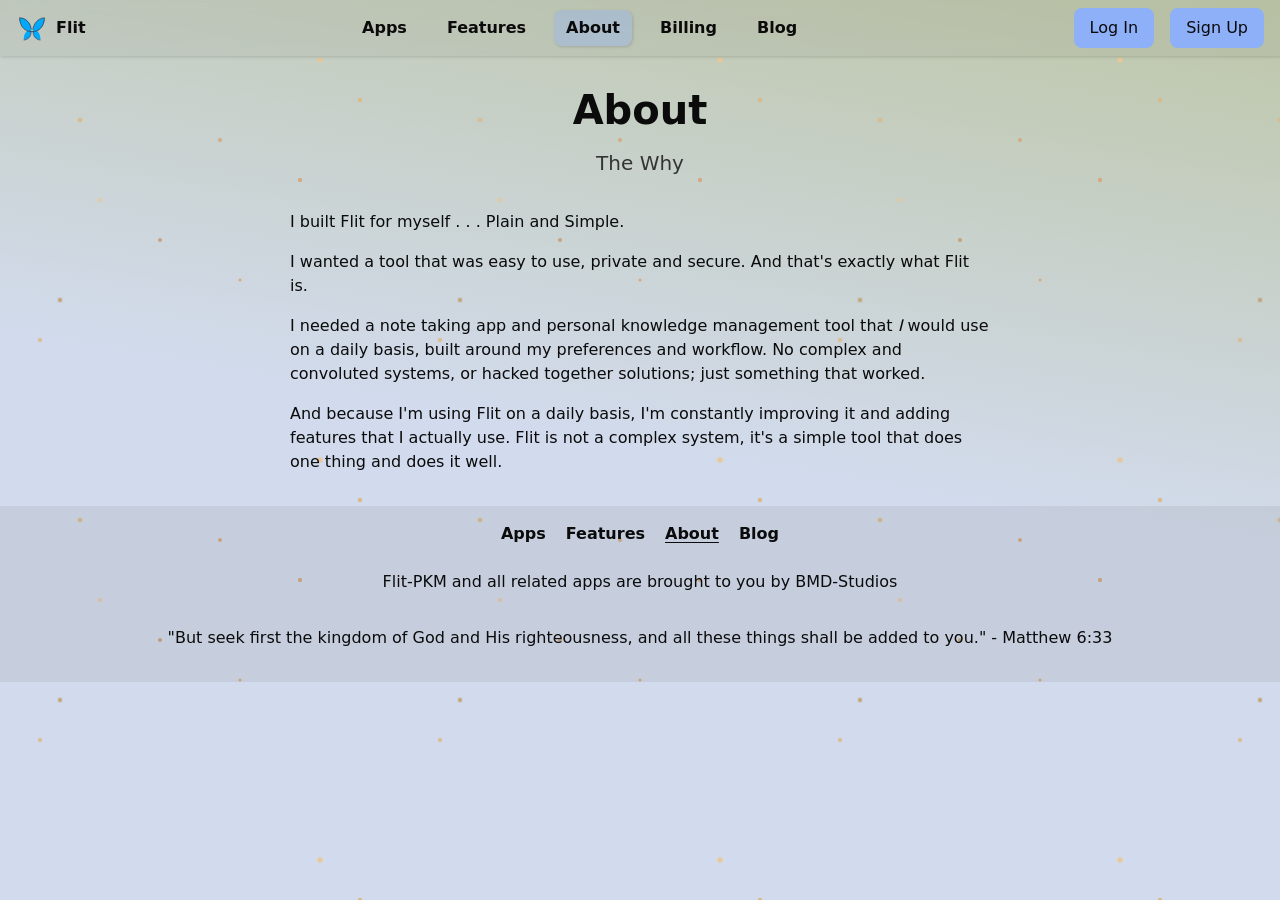
<file: about.html>
<!DOCTYPE html>
<html lang="en">
<head>
    <meta charset="UTF-8">
    <meta name="viewport" content="width=device-width, initial-scale=1.0">
    <meta http-equiv="X-UA-Compatible" content="IE=edge">

    <title>Flit - Note Taking & Personal Knowledge Management | About</title>
    <meta name="title" content="Flit - Note Taking & Personal Knowledge Management | About">
    <meta name="description" content="Flit is a simple, private note-taking and PKM tool built for daily use—easy, secure, and improved continuously by its creator. No clutter, no complex systems.">
    <meta name="keywords" content="note taking app, personal knowledge management, pkm, simple, private, daily use, privacy, second brain">
    <meta name="author" content="Flit">
    <meta name="robots" content="index, follow">
    <meta name="language" content="English">
    <meta name="theme-color" content="oklch(0.63 0.2 240)">

    <meta property="og:type" content="website">
    <meta property="og:url" content="https://flit-pkm.com/about.html">
    <meta property="og:title" content="Flit - Personal Note Taking & Knowledge Management | About">
    <meta property="og:description" content="Flit is built by BMD-Studios with a focus on practical, privacy-conscious personal knowledge management tools.">
    <meta property="og:image" content="https://flit-pkm.com/static/images/twitter_card3.png">
    <meta property="og:image:alt" content="Flit — Personal Note Taking and Knowledge Management">
    <meta property="og:image:width" content="1200">
    <meta property="og:image:height" content="628">
    <meta property="og:site_name" content="Flit">
    <meta property="og:locale" content="en_US">

    <meta name="twitter:card" content="summary_large_image">
    <meta name="twitter:url" content="https://flit-pkm.com/about.html">
    <meta name="twitter:title" content="Flit - Personal Note Taking & Knowledge Management | About">
    <meta name="twitter:description" content="Flit is built by BMD-Studios with a focus on practical, privacy-conscious personal knowledge management tools.">
    <meta name="twitter:image" content="https://flit-pkm.com/static/images/twitter_card3.png">
    <meta name="twitter:image:alt" content="Flit — Personal Note Taking and Knowledge Management">
    <meta name="twitter:creator" content="@mrblindmouse">

    <link rel="icon" type="image/svg+xml" href="static/images/flit_app_logo.svg">
    <link rel="manifest" href="static/images/site.webmanifest">
    <link rel="canonical" href="https://flit-pkm.com/about.html">

    <link rel="preconnect" href="https://fonts.googleapis.com">
    <link rel="preconnect" href="https://fonts.gstatic.com" crossorigin>

    <link rel="stylesheet" href="static/css/_reset.css">
    <link rel="stylesheet" href="static/css/base.css">
    <link rel="stylesheet" href="static/css/colors.css">
    <link rel="stylesheet" href="static/css/layout.css">
    <link rel="stylesheet" href="static/css/stars.css">

    <script type="application/ld+json">
    {
      "@context": "https://schema.org",
      "@graph": [
        {
          "@type": ["WebPage", "AboutPage"],
          "@id": "https://flit-pkm.com/about.html#webpage",
          "url": "https://flit-pkm.com/about.html",
          "name": "Flit - Note Taking & Personal Knowledge Management | About",
          "description": "Flit is a simple, private note-taking and PKM tool built for daily use—easy, secure, and improved continuously by its creator. No clutter, no complex systems.",
          "isPartOf": { "@id": "https://flit-pkm.com/#website" },
          "about": { "@id": "https://flit-pkm.com/#organization" }
        },
        {
          "@type": "BreadcrumbList",
          "@id": "https://flit-pkm.com/about.html#breadcrumb",
          "itemListElement": [
            {
              "@type": "ListItem",
              "position": 1,
              "name": "Home",
              "item": "https://flit-pkm.com/"
            },
            {
              "@type": "ListItem",
              "position": 2,
              "name": "About",
              "item": "https://flit-pkm.com/about.html"
            }
          ]
        }
      ]
    }
    </script>

    <script defer src="https://analytics.bmd-studios.com/script.js" data-website-id="a2c2a395-85ef-4245-b680-4bc920056956"></script>
</head>
<body class="twinkling-nodes-background">
    <div class="layer1"></div>
    <div class="layer2"></div>
    <div class="top-bar">
        <a class="top-bar-brand" href="index.html">
            <img src="static/images/flit_app_logo.svg" alt="Flit logo">
            Flit
        </a>
        <nav class="top-bar-nav" aria-label="Primary">
            <a href="apps.html">Apps</a>
            <a href="features.html">Features</a>
            <a href="about.html" aria-current="page">About</a>
            <a href="https://core.flit-pkm.com/billing">Billing</a>
            <a href="/blog">Blog</a>
        </nav>
        <span class="top-bar-actions">
            <a href="https://core.flit-pkm.com/?redirect=login">Log In</a>
            <a href="https://core.flit-pkm.com/?redirect=register">Sign Up</a>
        </span>
    </div>
    <div class="main">
        <header class="page-header">
            <h1>About</h1>
            <p class="muted">The Why</p>
        </header>
        <div class="main-prose">
            <p>I built Flit for myself . . . Plain and Simple.</p>
            <p>I wanted a tool that was easy to use, private and secure. And that's exactly what Flit is.</p>
            <p>I needed a note taking app and personal knowledge management tool that <i>I</i> would use on a daily basis, built around my preferences and workflow. No complex and convoluted systems, or hacked together solutions; just something that worked.</p>
            <p>And because I'm using Flit on a daily basis, I'm constantly improving it and adding features that I actually use. Flit is not a complex system, it's a simple tool that does one thing and does it well.</p>
        </div>
    </div>

    <div class="footer">
        <nav class="footer-nav" aria-label="Footer">
            <a href="apps.html">Apps</a>
            <a href="features.html">Features</a>
            <a href="about.html" aria-current="page">About</a>
            <a href="/blog">Blog</a>
        </nav>
        <p>Flit-PKM and all related apps are brought to you by <a href="https://bmd-studios.com">BMD-Studios</a></p>
        <p>"But seek first the kingdom of God and His righteousness, and all these things shall be added to you." - Matthew 6:33</p>
    </div>
</body>
</html>
</file>
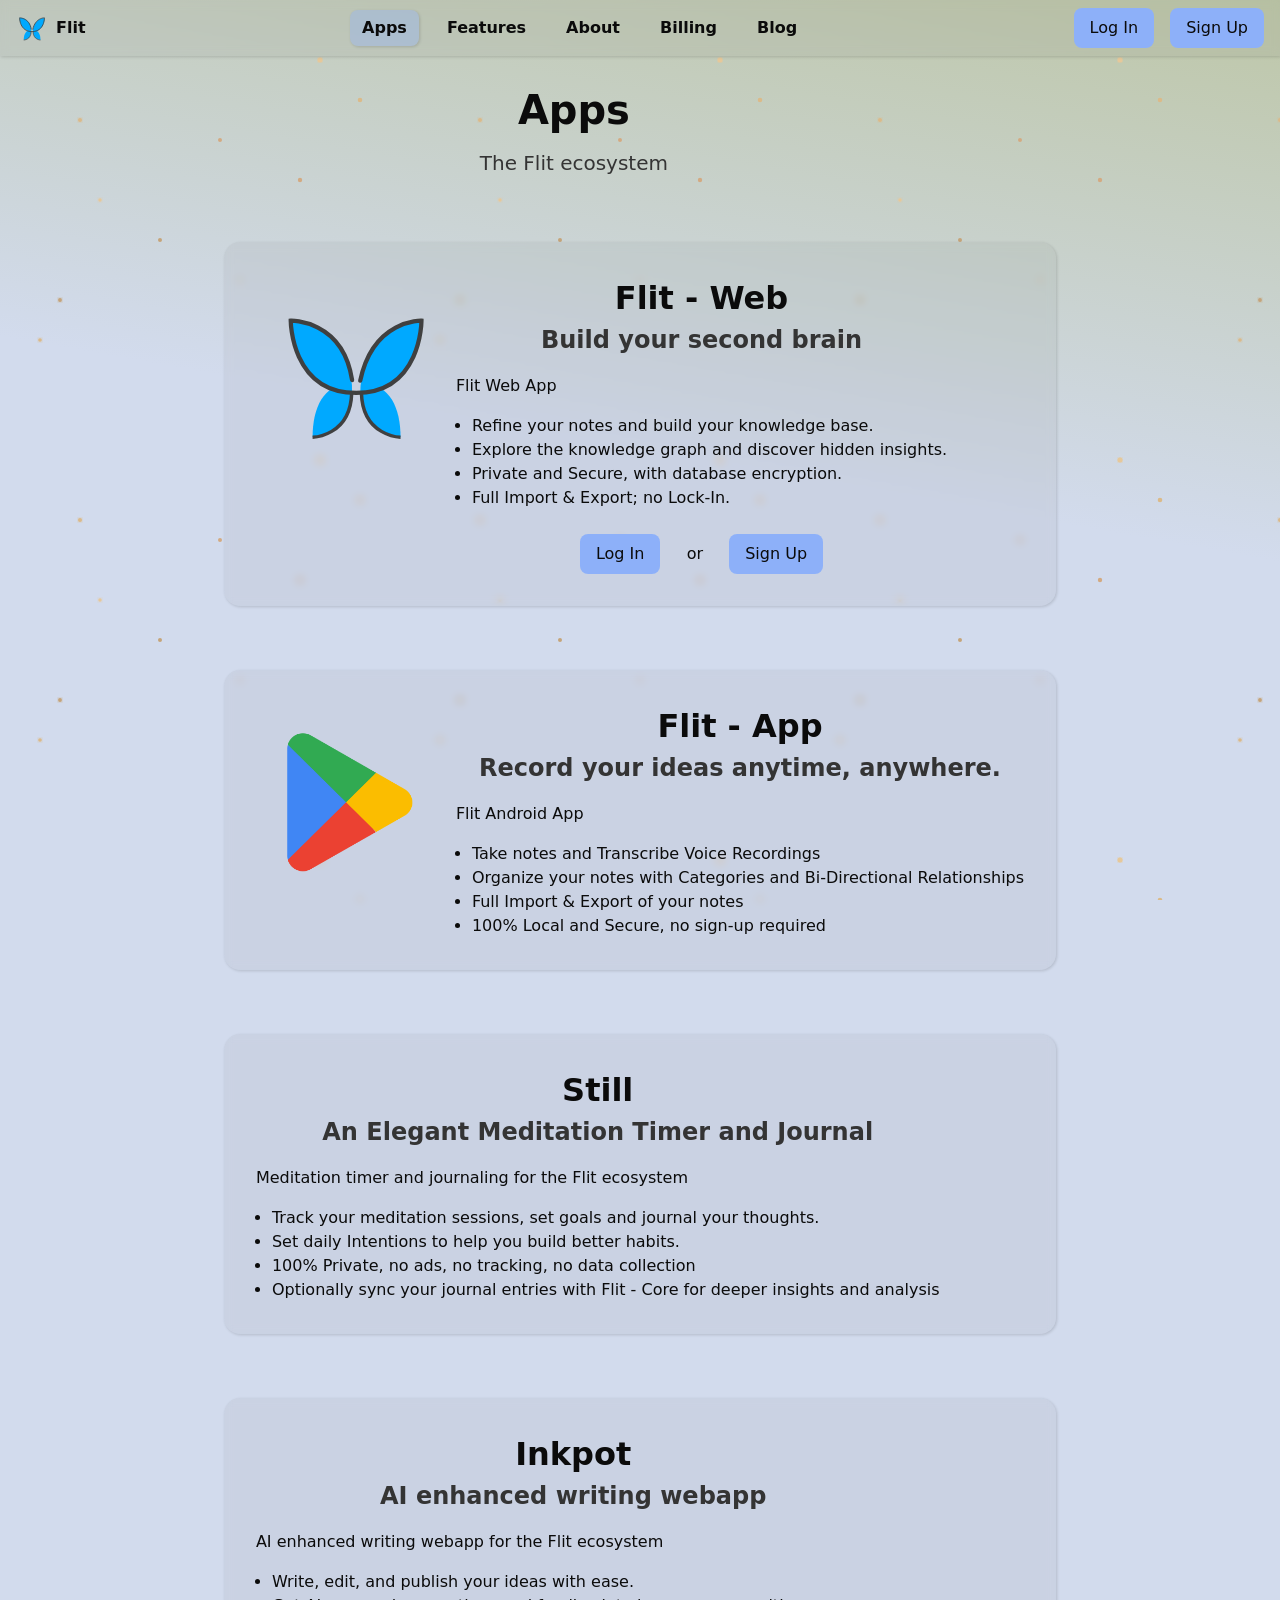
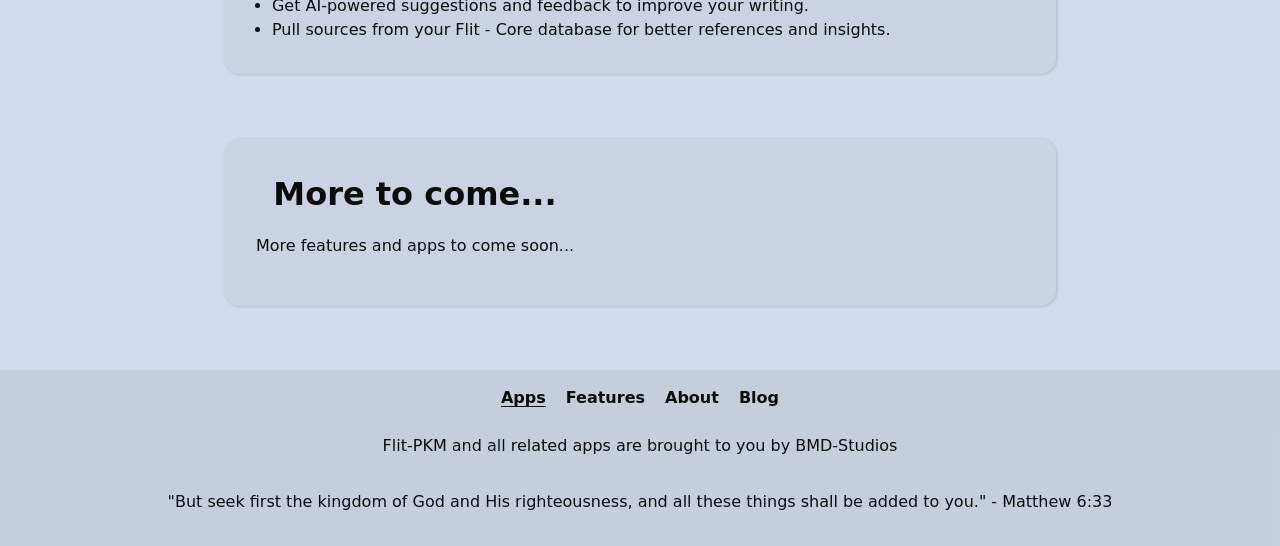
<file: apps.html>
<!DOCTYPE html>
<html lang="en">
<head>
    <meta charset="UTF-8">
    <meta name="viewport" content="width=device-width, initial-scale=1.0">
    <meta http-equiv="X-UA-Compatible" content="IE=edge">

    <title>Flit - Note Taking & Personal Knowledge Management | Apps</title>
    <meta name="title" content="Flit - Note Taking & Personal Knowledge Management | Apps">
    <meta name="description" content="Explore the Flit ecosystem: Still meditation journal, Inkpot AI writing, and more apps for personal knowledge management.">
    <meta name="keywords" content="note taking app, personal knowledge management, pkm, Still, Inkpot, meditation journal, Flit ecosystem">
    <meta name="author" content="Flit">
    <meta name="robots" content="index, follow">
    <meta name="language" content="English">
    <meta name="theme-color" content="oklch(0.63 0.2 240)">

    <meta property="og:type" content="website">
    <meta property="og:url" content="https://flit-pkm.com/apps.html">
    <meta property="og:title" content="Flit - Note Taking & Personal Knowledge Management | Apps">
    <meta property="og:description" content="Explore the Flit ecosystem: Still meditation journal, Inkpot AI writing, and more apps for personal knowledge management.">
    <meta property="og:image" content="https://flit-pkm.com/static/images/twitter_card3.png">
    <meta property="og:image:alt" content="Flit — Personal Note Taking and Knowledge Management">
    <meta property="og:image:width" content="1200">
    <meta property="og:image:height" content="628">
    <meta property="og:site_name" content="Flit">
    <meta property="og:locale" content="en_US">

    <meta name="twitter:card" content="summary_large_image">
    <meta name="twitter:url" content="https://flit-pkm.com/apps.html">
    <meta name="twitter:title" content="Flit - Note Taking & Personal Knowledge Management | Apps">
    <meta name="twitter:description" content="Explore the Flit ecosystem: Still meditation journal, Inkpot AI writing, and more apps for personal knowledge management.">
    <meta name="twitter:image" content="https://flit-pkm.com/static/images/twitter_card3.png">
    <meta name="twitter:image:alt" content="Flit — Personal Note Taking and Knowledge Management">
    <meta name="twitter:creator" content="@mrblindmouse">

    <link rel="icon" type="image/svg+xml" href="static/images/flit_app_logo.svg">
    <link rel="manifest" href="static/images/site.webmanifest">
    <link rel="canonical" href="https://flit-pkm.com/apps.html">

    <link rel="preconnect" href="https://fonts.googleapis.com">
    <link rel="preconnect" href="https://fonts.gstatic.com" crossorigin>

    <link rel="stylesheet" href="static/css/_reset.css">
    <link rel="stylesheet" href="static/css/base.css">
    <link rel="stylesheet" href="static/css/colors.css">
    <link rel="stylesheet" href="static/css/layout.css">
    <link rel="stylesheet" href="static/css/stars.css">

    <script type="application/ld+json">
    {
      "@context": "https://schema.org",
      "@graph": [
        {
          "@type": "WebPage",
          "@id": "https://flit-pkm.com/apps.html#webpage",
          "url": "https://flit-pkm.com/apps.html",
          "name": "Flit - Note Taking & Personal Knowledge Management | Apps",
          "description": "Explore the Flit ecosystem: Still meditation journal, Inkpot AI writing, and more apps for personal knowledge management.",
          "isPartOf": { "@id": "https://flit-pkm.com/#website" }
        },
        {
          "@type": "BreadcrumbList",
          "@id": "https://flit-pkm.com/apps.html#breadcrumb",
          "itemListElement": [
            {
              "@type": "ListItem",
              "position": 1,
              "name": "Home",
              "item": "https://flit-pkm.com/"
            },
            {
              "@type": "ListItem",
              "position": 2,
              "name": "Apps",
              "item": "https://flit-pkm.com/apps.html"
            }
          ]
        },
        {
          "@type": "ItemList",
          "@id": "https://flit-pkm.com/apps.html#app-list",
          "name": "Flit apps",
          "itemListElement": [
            {
              "@type": "ListItem",
              "position": 1,
              "item": { "@id": "https://flit-pkm.com/#software-flit-web" }
            },
            {
              "@type": "ListItem",
              "position": 2,
              "item": { "@id": "https://flit-pkm.com/#software-flit-android" }
            },
            {
              "@type": "ListItem",
              "position": 3,
              "name": "Still",
              "description": "An elegant meditation timer and journal for the Flit ecosystem. Track sessions, set goals, and optionally sync journal entries with Flit Core."
            },
            {
              "@type": "ListItem",
              "position": 4,
              "name": "Inkpot",
              "description": "AI-enhanced writing webapp for the Flit ecosystem. Write, edit, and publish with AI suggestions and sources from your Flit Core database."
            }
          ]
        }
      ]
    }
    </script>

    <script defer src="https://analytics.bmd-studios.com/script.js" data-website-id="a2c2a395-85ef-4245-b680-4bc920056956"></script>
</head>
<body class="twinkling-nodes-background">
    <div class="layer1"></div>
    <div class="layer2"></div>
    <div class="top-bar">
        <a class="top-bar-brand" href="index.html">
            <img src="static/images/flit_app_logo.svg" alt="Flit logo">
            Flit
        </a>
        <nav class="top-bar-nav" aria-label="Primary">
            <a href="apps.html" aria-current="page">Apps</a>
            <a href="features.html">Features</a>
            <a href="about.html">About</a>
            <a href="https://core.flit-pkm.com/billing">Billing</a>
            <a href="/blog">Blog</a>
        </nav>
        <span class="top-bar-actions">
            <a href="https://core.flit-pkm.com/?redirect=login">Log In</a>
            <a href="https://core.flit-pkm.com/?redirect=register">Sign Up</a>
        </span>
    </div>
    <div class="main">
        <header class="page-header">
            <h1>Apps</h1>
            <p class="muted">The Flit ecosystem</p>
        </header>
        <div class="card">
            <div><img src="static/images/flit_app_logo.svg" alt="Flit web app logo"></div>
            <div>
                <h2>Flit - Web</h2>
                <h3 class="muted">Build your second brain</h3>
                <p>Flit Web App</p>
                <ul>
                    <li>Refine your notes and build your knowledge base.</li>
                    <li>Explore the knowledge graph and discover hidden insights.</li>
                    <li>Private and Secure, with database encryption.</li>
                    <li>Full Import & Export; no Lock-In.</li>
                </ul>
                <br>
                <div style="margin: auto;">
                    <span class="top-bar-actions" style="justify-content: center;">
                        <a href="https://core.flit-pkm.com/?redirect=login">Log In</a>
                        <span style="margin: auto 1ch;"> or </span>
                        <a href="https://core.flit-pkm.com/?redirect=register">Sign Up</a>
                    </span>
                </div>
            </div>
        </div>
        <a href="https://play.google.com/store/apps/details?id=com.bmdstudios.flit" target="_blank" rel="noopener" class="card">
            <div><img src="static/images/play_store.svg" alt="Android Play Store Logo"></div>
            <div>
                <h2>Flit - App</h2>
                <h3 class="muted">Record your ideas anytime, anywhere.</h3>
                <p>Flit Android App</p>
                <ul>
                    <li>Take notes and Transcribe Voice Recordings</li>
                    <li>Organize your notes with Categories and Bi-Directional Relationships</li>
                    <li>Full Import & Export of your notes</li>
                    <li>100% Local and Secure, no sign-up required</li>
                </ul>
            </div>
        </a>
        <div class="card">
            <div>
                <h2>Still</h2>
                <h3 class="muted">An Elegant Meditation Timer and Journal</h3>
                <p>Meditation timer and journaling for the Flit ecosystem</p>
                <ul>
                    <li>Track your meditation sessions, set goals and journal your thoughts.</li>
                    <li>Set daily Intentions to help you build better habits.</li>
                    <li>100% Private, no ads, no tracking, no data collection</li>
                    <li>Optionally sync your journal entries with Flit - Core for deeper insights and analysis</li>
                </ul>
            </div>
        </div>
        <div class="card">
            <div>
                <h2>Inkpot</h2>
                <h3 class="muted">AI enhanced writing webapp</h3>
                <p>AI enhanced writing webapp for the Flit ecosystem</p>
                <ul>
                    <li>Write, edit, and publish your ideas with ease.</li>
                    <li>Get AI-powered suggestions and feedback to improve your writing.</li>
                    <li>Pull sources from your Flit - Core database for better references and insights.</li>
                </ul>
            </div>
        </div>
        <div class="card">
            <div>
                <h2>More to come...</h2>
                <p>More features and apps to come soon...</p>
            </div>
        </div>
    </div>

    <div class="footer">
        <nav class="footer-nav" aria-label="Footer">
            <a href="apps.html" aria-current="page">Apps</a>
            <a href="features.html">Features</a>
            <a href="about.html">About</a>
            <a href="/blog">Blog</a>
        </nav>
        <p>Flit-PKM and all related apps are brought to you by <a href="https://bmd-studios.com">BMD-Studios</a></p>
        <p>"But seek first the kingdom of God and His righteousness, and all these things shall be added to you." - Matthew 6:33</p>
    </div>
</body>
</html>
</file>
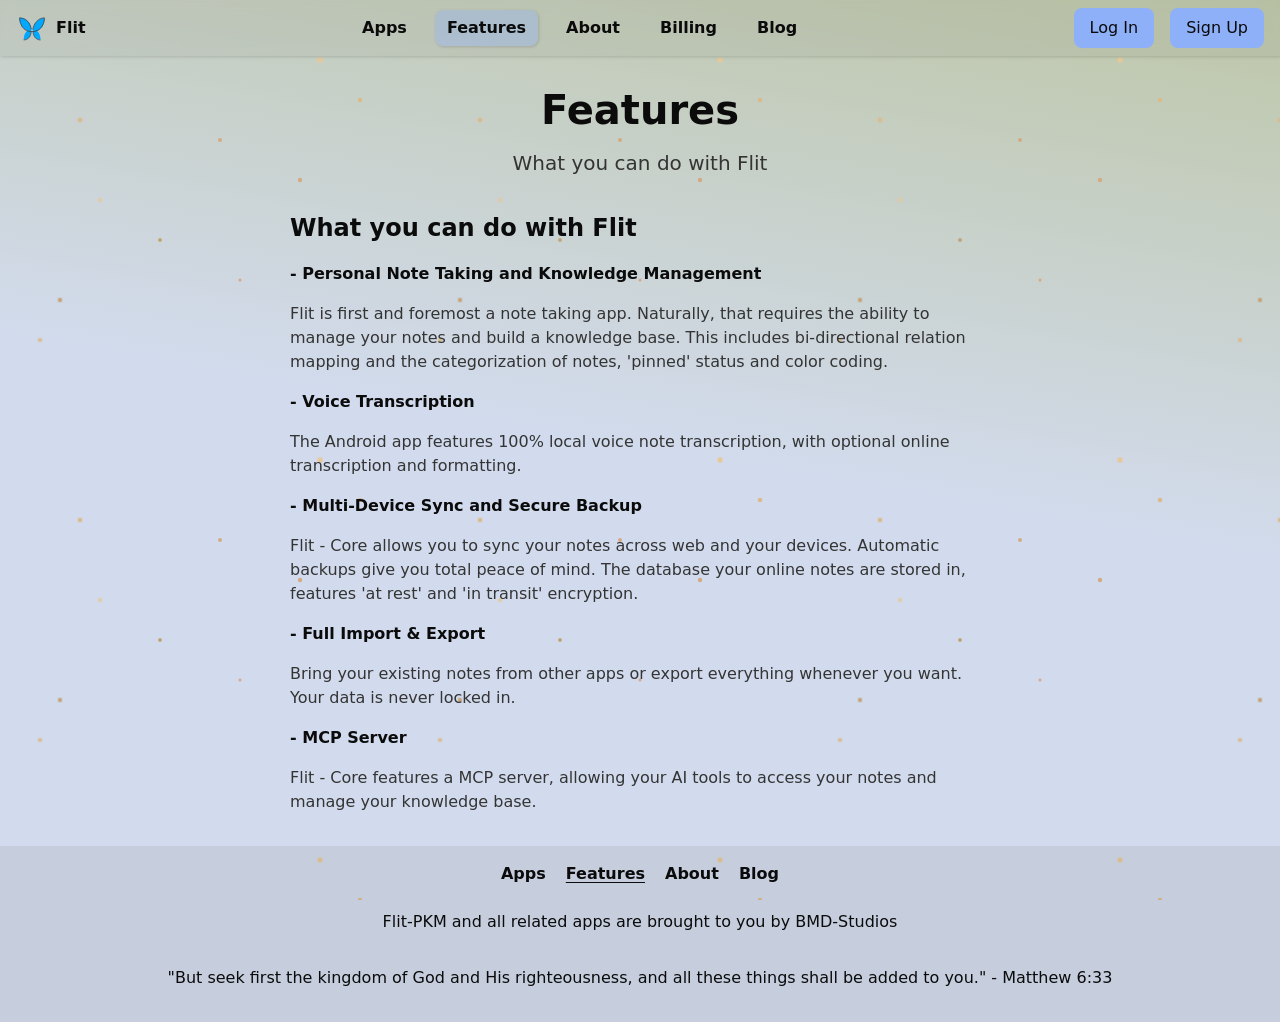
<file: features.html>
<!DOCTYPE html>
<html lang="en">
<head>
    <meta charset="UTF-8">
    <meta name="viewport" content="width=device-width, initial-scale=1.0">
    <meta http-equiv="X-UA-Compatible" content="IE=edge">

    <title>Flit - Note Taking & Personal Knowledge Management | Features</title>
    <meta name="title" content="Flit - Note Taking & Personal Knowledge Management | Features">
    <meta name="description" content="Organize notes with categories, bi-directional links, and color coding. Transcribe voice locally on Android, sync with encrypted backup on Flit Core, import/export freely, and connect AI tools via MCP.">
    <meta name="keywords" content="note taking app, personal knowledge management, pkm, voice transcription, bi-directional relationships, second brain, secure, private, encrypted, sync, backup, import, export, MCP server, encryption, local transcription">
    <meta name="author" content="Flit">
    <meta name="robots" content="index, follow">
    <meta name="language" content="English">
    <meta name="theme-color" content="oklch(0.63 0.2 240)">

    <meta property="og:type" content="website">
    <meta property="og:url" content="https://flit-pkm.com/features.html">
    <meta property="og:title" content="Flit - Personal Note Taking & Knowledge Management | Features">
    <meta property="og:description" content="Take notes, transcribe voice recordings, organize with categories and bi-directional links, import and export freely, and sync across devices with Flit.">
    <meta property="og:image" content="https://flit-pkm.com/static/images/twitter_card3.png">
    <meta property="og:image:alt" content="Flit — Personal Note Taking and Knowledge Management">
    <meta property="og:image:width" content="1200">
    <meta property="og:image:height" content="628">
    <meta property="og:site_name" content="Flit">
    <meta property="og:locale" content="en_US">

    <meta name="twitter:card" content="summary_large_image">
    <meta name="twitter:url" content="https://flit-pkm.com/features.html">
    <meta name="twitter:title" content="Flit - Personal Note Taking & Knowledge Management | Features">
    <meta name="twitter:description" content="Take notes, transcribe voice recordings, organize with categories and bi-directional links, import and export freely, and sync across devices with Flit.">
    <meta name="twitter:image" content="https://flit-pkm.com/static/images/twitter_card3.png">
    <meta name="twitter:image:alt" content="Flit — Personal Note Taking and Knowledge Management">
    <meta name="twitter:creator" content="@mrblindmouse">

    <link rel="icon" type="image/svg+xml" href="static/images/flit_app_logo.svg">
    <link rel="manifest" href="static/images/site.webmanifest">
    <link rel="canonical" href="https://flit-pkm.com/features.html">

    <link rel="preconnect" href="https://fonts.googleapis.com">
    <link rel="preconnect" href="https://fonts.gstatic.com" crossorigin>

    <link rel="stylesheet" href="static/css/_reset.css">
    <link rel="stylesheet" href="static/css/base.css">
    <link rel="stylesheet" href="static/css/colors.css">
    <link rel="stylesheet" href="static/css/layout.css">
    <link rel="stylesheet" href="static/css/stars.css">

    <script type="application/ld+json">
    {
      "@context": "https://schema.org",
      "@graph": [
        {
          "@type": "WebPage",
          "@id": "https://flit-pkm.com/features.html#webpage",
          "url": "https://flit-pkm.com/features.html",
          "name": "Flit - Note Taking & Personal Knowledge Management | Features",
          "description": "Organize notes with categories, bi-directional links, and color coding. Transcribe voice locally on Android, sync with encrypted backup on Flit Core, import/export freely, and connect AI tools via MCP.",
          "isPartOf": { "@id": "https://flit-pkm.com/#website" },
          "about": { "@id": "https://flit-pkm.com/#software-flit-web" }
        },
        {
          "@type": "BreadcrumbList",
          "@id": "https://flit-pkm.com/features.html#breadcrumb",
          "itemListElement": [
            {
              "@type": "ListItem",
              "position": 1,
              "name": "Home",
              "item": "https://flit-pkm.com/"
            },
            {
              "@type": "ListItem",
              "position": 2,
              "name": "Features",
              "item": "https://flit-pkm.com/features.html"
            }
          ]
        },
        {
          "@type": "ItemList",
          "@id": "https://flit-pkm.com/features.html#feature-list",
          "name": "What you can do with Flit",
          "itemListElement": [
            {
              "@type": "ListItem",
              "position": 1,
              "name": "Personal Note Taking and Knowledge Management",
              "description": "Flit is first and foremost a note taking app. Naturally, that requires the ability to manage your notes and build a knowledge base. This includes bi-directional relation mapping and the categorization of notes, 'pinned' status and color coding."
            },
            {
              "@type": "ListItem",
              "position": 2,
              "name": "Voice Transcription",
              "description": "The Android app features 100% local voice note transcription, with optional online transcription and formatting."
            },
            {
              "@type": "ListItem",
              "position": 3,
              "name": "Multi-Device Sync and Secure Backup",
              "description": "Flit - Core allows you to sync your notes across web and your devices. Automatic backups give you total peace of mind. The database your online notes are stored in, features 'at rest' and 'in transit' encryption."
            },
            {
              "@type": "ListItem",
              "position": 4,
              "name": "Full Import & Export",
              "description": "Bring your existing notes from other apps or export everything whenever you want. Your data is never locked in."
            },
            {
              "@type": "ListItem",
              "position": 5,
              "name": "MCP Server",
              "description": "Flit - Core features a MCP server, allowing your AI tools to access your notes and manage your knowledge base."
            }
          ]
        }
      ]
    }
    </script>

    <script defer src="https://analytics.bmd-studios.com/script.js" data-website-id="a2c2a395-85ef-4245-b680-4bc920056956"></script>
</head>
<body class="twinkling-nodes-background">
    <div class="layer1"></div>
    <div class="layer2"></div>
    <div class="top-bar">
        <a class="top-bar-brand" href="index.html">
            <img src="static/images/flit_app_logo.svg" alt="Flit logo">
            Flit
        </a>
        <nav class="top-bar-nav" aria-label="Primary">
            <a href="apps.html">Apps</a>
            <a href="features.html" aria-current="page">Features</a>
            <a href="about.html">About</a>
            <a href="https://core.flit-pkm.com/billing">Billing</a>
            <a href="/blog">Blog</a>
        </nav>
        <span class="top-bar-actions">
            <a href="https://core.flit-pkm.com/?redirect=login">Log In</a>
            <a href="https://core.flit-pkm.com/?redirect=register">Sign Up</a>
        </span>
    </div>
    <div class="main">
        <header class="page-header">
            <h1>Features</h1>
            <p class="muted">What you can do with Flit</p>
        </header>
        <div class="main-prose">
            <h3>What you can do with Flit</h3>
            <h4>- Personal Note Taking and Knowledge Management</h4>
            <p class="muted">Flit is first and foremost a note taking app. Naturally, that requires the ability to manage your notes and build a knowledge base. This includes bi-directional relation mapping and the categorization of notes, 'pinned' status and color coding.</p>
            <h4>- Voice Transcription</h4>
            <p class="muted">The Android app features 100% local voice note transcription, with optional online transcription and formatting.</p>
            <h4>- Multi-Device Sync and Secure Backup</h4>
            <p class="muted">Flit - Core allows you to sync your notes across web and your devices. Automatic backups give you total peace of mind. The database your online notes are stored in, features 'at rest' and 'in transit' encryption.</p>
            <h4>- Full Import & Export</h4>
            <p class="muted">Bring your existing notes from other apps or export everything whenever you want. Your data is never locked in.</p>
            <h4>- MCP Server</h4>
            <p class="muted">Flit - Core features a MCP server, allowing your AI tools to access your notes and manage your knowledge base.</p>
        </div>
    </div>

    <div class="footer">
        <nav class="footer-nav" aria-label="Footer">
            <a href="apps.html">Apps</a>
            <a href="features.html" aria-current="page">Features</a>
            <a href="about.html">About</a>
            <a href="/blog">Blog</a>
        </nav>
        <p>Flit-PKM and all related apps are brought to you by <a href="https://bmd-studios.com">BMD-Studios</a></p>
        <p>"But seek first the kingdom of God and His righteousness, and all these things shall be added to you." - Matthew 6:33</p>
    </div>
</body>
</html>
</file>
<file: static/css/base.css>
@layer base;
@layer base {
	html {
		background: var(--background-gradient);
		background-attachment: fixed;
		color: var(--color-ink);
		font-family: system-ui, sans-serif;
	}
	h1 { font-size: 2.5rem; font-weight: 700; }
	h2 { font-size: 2rem;   font-weight: 700; }
	h3 { font-size: 1.5rem; font-weight: 600; }

	a { color: inherit; text-decoration: none; }
	a:focus-visible,
	button:focus-visible,
	input:focus-visible {
		outline: 2px solid var(--color-link);
		outline-offset: 2px;
	}
	br { height: 1rem; }
	input {
		background: color-mix(in oklab, var(--color-canvas), var(--color-mid-grey) 10%);
		padding: 0.5rem;
		margin: 1rem auto;
		max-width: 40ch;
	 }
	 ul {
		margin-left: 1rem;
		list-style-type: disc;
	 }
	 ol {
		margin-left: 1rem;
		list-style-type: decimal;
	 }

}
</file>
<file: static/css/colors.css>
:root {
    --color-green: oklch(0.63 0.2 142);
    --color-red: oklch(0.63 0.2 29);
    --color-blue: oklch(0.63 0.2 264);
	--color-yellow: oklch(0.63 0.2 110);
	--color-magenta: oklch(0.63 0.2 328);
	--color-cyan: oklch(0.63 0.2 295);
	--color-mid-grey: oklch(50% 0 0);

	--color-canvas: color-mix(in oklab, oklch(93% 0 0) 100%, var(--color-blue) 15%);     /* Neutral background */
	--color-ink: oklch(15% 0.001 0);        /* Primary text */
	--color-link: color-mix(in oklab, var(--color-blue) 50%, var(--color-ink) 50%);
	--color-neutral: color-mix(in oklab, var(--color-blue) 50%, var(--color-canvas) 50%);
	--color-negative: color-mix(in oklab, var(--color-red) 50%, var(--color-canvas) 50%);
	--color-positive: color-mix(in oklab, var(--color-green) 50%, var(--color-canvas) 50%);
	
	--background-gradient: linear-gradient(190deg, color-mix(in oklab, var(--color-yellow) 30%, var(--color-canvas)), transparent, transparent), var(--color-canvas);

	--shadow-color: color-mix(in oklab, var(--color-ink) 15%, transparent);
	--shadow-sm: 1px 1px 3px var(--shadow-color);
	--shadow-md: 4px 4px 12px var(--shadow-color);
}

@media (prefers-color-scheme: dark) {
	:root {

	--color-canvas: color-mix(in oklab, oklch(18% 0 0) 100%, var(--color-blue) 10%);    /* Dark neutral */
	--color-ink: oklch(90% 0.001 0);       /* Light text */
	--background-gradient: linear-gradient(10deg, color-mix(in oklab, var(--color-blue) 30%, var(--color-canvas)), transparent, transparent), var(--color-canvas);
  }
}
</file>
<file: static/css/layout.css>
@layer layout;
@layer layout {

    body {
        padding-top: 3rem;
    }

    .hero-container {
        height: 70vh;
        width: 100%;
        position: relative;
        text-align: center;
    }
    .hero {
        position: relative;
        text-align: center;
        margin-left: auto;
        margin-right: auto;
        margin-top: 30vh;
        padding: 1rem;
    }
    .hero h1 {
        font-size: 5rem;
        font-weight: 900;
        margin-bottom: 1rem;
    }
    .hero p {
        font-size: 1.5rem;
        font-weight: 400;
        margin-bottom: 1.25rem;
    }
    .hero h2 {
        font-size: 3rem;
        font-weight: 700;
    }
    
    @media (max-width: 768px) {
        .hero {
        margin-top: 20vh;
        }
        .hero-container {
            height: 80vh;
        }
        .hero h1 {
            font-size: 3rem;
            font-weight: 900;
            margin-bottom: 1rem;
        }
        .hero p {
            font-size: 1rem;
            font-weight: 400;
            margin-bottom: 1.25rem;
        }
        .hero h2 {
            font-size: 1.5rem;
            font-weight: 700;
        }
    }
    .top-bar {
        position: fixed;
        top: 0;
        left: 0;
        right: 0;
        z-index: 10;
        display: flex;
        align-items: center;
        gap: 0.75rem;
        padding: 0.5rem 1rem;
        background: color-mix(in oklab, var(--color-mid-grey) 7%, transparent);
        backdrop-filter: blur(4px);
        box-shadow: var(--shadow-sm);
    }
    .top-bar-brand {
        display: flex;
        align-items: center;
        gap: 0.5rem;
    }
    .top-bar-brand img {
        height: 2rem;
        width: auto;
    }
    .top-bar-brand{
        font-weight: 900;
    }
    .top-bar-nav {
        flex: 1;
        display: flex;
        justify-content: center;
        flex-wrap: wrap;
        gap: 0.25rem 1rem;
    }
    .top-bar-nav a {
        padding: 0.35rem 0.75rem;
        border-radius: 0.5rem;
        font-weight: 600;
        transition: background 0.1s ease-in-out, box-shadow 0.1s ease-in-out;
    }
    .top-bar-nav a:hover {
        background: color-mix(in oklab, var(--color-mid-grey) 12%, transparent);
    }
    .top-bar-nav a[aria-current="page"] {
        background: color-mix(in oklab, var(--color-neutral) 35%, transparent);
        box-shadow: var(--shadow-sm);
    }
    .top-bar-actions {
        display: flex;
        gap: 1rem;
        flex-shrink: 0;
    }
    .top-bar-actions a {
        padding: 0.5rem 1rem;
        border-radius: 0.5rem;
        background: var(--color-neutral);
    }
    .top-bar-actions a:hover{
        background: color-mix(in oklab, var(--color-neutral) 50%, var(--color-canvas));
        box-shadow: var(--shadow-sm);
    }

    .page-header {
        text-align: center;
        margin-bottom: 2rem;
        max-width: 700px;
    }
    .page-header h1 {
        font-size: 2.5rem;
        font-weight: 900;
        margin-bottom: 0.5rem;
    }
    .page-header p {
        font-size: 1.25rem;
    }
    @media (max-width: 768px) {
        .page-header h1 {
            font-size: 2rem;
        }
        .page-header p {
            font-size: 1rem;
        }
    }
    .main-prose {
        max-width: 700px;
    }
    .main-prose > * + * {
        margin-top: 1rem;
    }
    .newsletter-form-fields {
        display: grid;
        justify-items: center;
    }
    .newsletter-form-fields label {
        font-weight: 600;
        margin-bottom: 0.25rem;
        align-self: start;
        width: 100%;
        max-width: 40ch;
        text-align: start;
    }

    .main {
        position: relative;
        display: grid;
        grid-template-columns: minmax(0, max-content);
        max-width: max-content;
        width: 100%;
        align-content: center;
        margin: auto;
        padding: 2rem;
    }

    .card {
        width: 100%;
        display: flex;
        margin: 2rem auto;
        padding: 2rem;
        border-radius: 1rem;
        box-shadow: var(--shadow-sm);
        background: color-mix(in oklab, var(--color-mid-grey) 7%, transparent);
        backdrop-filter: blur(4px);
    }
    a.card:hover {
        background: color-mix(in oklab, var(--color-mid-grey) 10%, transparent);
        box-shadow: var(--shadow-md);
    }
    
    @media (max-width: 768px) {
        .card {
            flex-direction: column;
        }
    }
    .card img {
        width: 200px;
        height: 200px;
        object-fit: contain;
        margin: 0 auto;
        padding: 1rem;
    }
    .card h2 {
        text-align: center;
    }
    .card h3 {
        text-align: center;
    }
    .card p {
        padding-top: 1rem;
        padding-bottom: 1rem;
    }
    .card.attention {
        border-color: var(--color-neutral);
        border-width: 2px;
        border-style: solid;
        box-shadow: none;
    }
    .card.attention h3 {
        font-size: 2rem;
        font-weight: 700;
    }

    .muted {
        color: color-mix(in oklab, var(--color-mid-grey) 50%, var(--color-ink) 50%);
    }


    .footer {
        position: relative;
        text-align: center;
        background: color-mix(in oklab, transparent, var(--color-mid-grey) 10%);
        margin: auto;
        padding: 1rem;
    }
    .footer-nav {
        display: flex;
        justify-content: center;
        flex-wrap: wrap;
        gap: 0.5rem 1.25rem;
        margin-bottom: 0.5rem;
    }
    .footer-nav a {
        font-weight: 600;
    }
    .footer-nav a[aria-current="page"] {
        text-decoration: underline;
        text-underline-offset: 0.2em;
    }

    .footer p {
        padding-top: 1rem;
        padding-bottom: 1rem;
    }
    button{
        align-self: center;
        padding: 0.5rem 1.5rem;
        margin: auto;
        font-size: 1rem;
        background: var(--color-neutral);
        border-radius: 0.5rem;
        box-shadow: var(--shadow-sm);
        transition: all 0.1s ease-in-out;
    }
    button:hover{
        font-weight: bold;
        box-shadow: var(--shadow-md);
        background: color-mix(in oklab, var(--color-neutral) 50%, var(--color-canvas));
    }
    button:disabled {
        color: var(--color-mid-grey);
        background: color-mix(in oklab, var(--color-canvas) 50%, var(--color-mid-grey) 50%);
        box-shadow: none;
    }
    button:disabled:hover {
        font-weight: 100;
        box-shadow: none;
    }

    .form-error {
        margin-top: 0.75rem;
        color: var(--color-negative);
        font-size: 0.9rem;
    }

    .popup-overlay {
        position: fixed;
        inset: 0;
        display: flex;
        align-items: center;
        justify-content: center;
        background: color-mix(in oklab, var(--color-ink) 30%, transparent);
        z-index: 1000;
    }
    .popup-overlay[hidden] {
        display: none;
    }
    .popup-card {
        margin: 1rem;
        padding: 1.5rem;
        border-radius: 1rem;
        box-shadow: var(--shadow-md);
        background: color-mix(in oklab, var(--color-mid-grey) 7%, transparent);
        backdrop-filter: blur(4px);
        border: 2px solid var(--color-neutral);
        text-align: center;
    }
    .popup-card h2 {
        margin-top: 0;
    }
    .popup-card .popup-close {
        margin-top: 1rem;
    }

    .link-cards {
        --badge-tile-height: 5.5rem;
        --badge-max-width: 12.5rem;
        display: grid;
        grid-template-columns: repeat(auto-fit, minmax(10.5rem, 1fr));
        gap: 1rem;
        max-width: 70rem;
        margin: 1rem auto;
        padding: 1rem;
    }
    .link-cards a {
        display: grid;
        place-items: center;
        min-height: var(--badge-tile-height);
        width: 100%;
        border-radius: 0.75rem;
    }
    .link-cards picture {
        display: contents;
    }
    .link-cards img {
        display: block;
        width: 100%;
        max-width: var(--badge-max-width);
        max-height: var(--badge-tile-height);
        height: auto;
        object-fit: contain;
    }

    @media (max-width: 480px) {
        .link-cards {
            gap: 0.75rem;
            padding: 0.75rem;
        }
    }
}
</file>
<file: static/css/stars.css>
@layer stars;
@layer stars {
    .twinkling-nodes-background {
    min-height: 100vh;
    overflow-x: hidden;
  }
  
  /* Four layers for depth and randomness */
  .twinkling-nodes-background::before,
  .twinkling-nodes-background::after,
  .twinkling-nodes-background .layer1,
  .twinkling-nodes-background .layer2 {
    content: "";
    position: fixed;
    top: 0; left: 0; right: 0; bottom: 0;
    z-index: -1;
    background-repeat: repeat;
    background-size: 400px 400px; /* Large tile reduces visible repetition */
  }
  
  /* Layer 1: Sparse small dots (warm gold on light canvas) */
  .twinkling-nodes-background::before {
    background-image: url("data:image/svg+xml,%3Csvg xmlns='http://www.w3.org/2000/svg' width='400' height='400'%3E%3Cdefs%3E%3Cfilter id='glow'%3E%3CfeGaussianBlur stdDeviation='2' result='coloredBlur'/%3E%3CfeMerge%3E%3CfeMergeNode in='coloredBlur'/%3E%3CfeMergeNode in='SourceGraphic'/%3E%3C/feMerge%3E%3C/filter%3E%3C/defs%3E%3Ccircle cx='80' cy='120' r='2' fill='%23dbba89' filter='url(%23glow)'/%3E%3Ccircle cx='240' cy='280' r='1.5' fill='%23d3aa82'/%3E%3Ccircle cx='320' cy='60' r='2.5' fill='%23e6c89a' filter='url(%23glow)'/%3E%3C/svg%3E");
    animation: twinkle1 8s infinite ease-in-out;
  }
  
  /* Layer 2: Different positions/sizes */
  .twinkling-nodes-background::after {
    background-image: url("data:image/svg+xml,%3Csvg xmlns='http://www.w3.org/2000/svg' width='400' height='400'%3E%3Cdefs%3E%3Cfilter id='glow2'%3E%3CfeGaussianBlur stdDeviation='2' result='coloredBlur'/%3E%3CfeMerge%3E%3CfeMergeNode in='coloredBlur'/%3E%3CfeMergeNode in='SourceGraphic'/%3E%3C/feMerge%3E%3C/filter%3E%3C/defs%3E%3Ccircle cx='160' cy='240' r='2' fill='%23c5a47a'/%3E%3Ccircle cx='40' cy='340' r='1.8' fill='%23dbba89' filter='url(%23glow2)'/%3E%3Ccircle cx='300' cy='180' r='2.2' fill='%23d3aa82'/%3E%3C/svg%3E");
    animation: twinkle2 16s infinite ease-in-out;
  }
  
  /* Extra pseudo-layers via extra divs (for more variety without JS) */
  .layer1 {
    background-image: url("data:image/svg+xml,%3Csvg xmlns='http://www.w3.org/2000/svg' width='400' height='400'%3E%3Cdefs%3E%3Cfilter id='glow3'%3E%3CfeGaussianBlur stdDeviation='2' result='coloredBlur'/%3E%3CfeMerge%3E%3CfeMergeNode in='coloredBlur'/%3E%3CfeMergeNode in='SourceGraphic'/%3E%3C/feMerge%3E%3C/filter%3E%3C/defs%3E%3Ccircle cx='100' cy='200' r='1.7' fill='%23e6c89a' filter='url(%23glow3)'/%3E%3Ccircle cx='360' cy='100' r='2.3' fill='%23dbba89'/%3E%3C/svg%3E");
    animation: twinkle3 12s infinite ease-in-out;
  }
  
  .layer2 {
    background-image: url("data:image/svg+xml,%3Csvg xmlns='http://www.w3.org/2000/svg' width='400' height='400'%3E%3Cdefs%3E%3Cfilter id='glow4'%3E%3CfeGaussianBlur stdDeviation='2' result='coloredBlur'/%3E%3CfeMerge%3E%3CfeMergeNode in='coloredBlur'/%3E%3CfeMergeNode in='SourceGraphic'/%3E%3C/feMerge%3E%3C/filter%3E%3C/defs%3E%3Ccircle cx='220' cy='140' r='2' fill='%23d3aa82'/%3E%3Ccircle cx='60' cy='300' r='1.9' fill='%23c5a47a' filter='url(%23glow4)'/%3E%3C/svg%3E");
    animation: twinkle4 20s infinite ease-in-out;
  }

  @media (prefers-color-scheme: dark) {
    .twinkling-nodes-background::before {
      background-image: url("data:image/svg+xml,%3Csvg xmlns='http://www.w3.org/2000/svg' width='400' height='400'%3E%3Cdefs%3E%3Cfilter id='glow'%3E%3CfeGaussianBlur stdDeviation='2' result='coloredBlur'/%3E%3CfeMerge%3E%3CfeMergeNode in='coloredBlur'/%3E%3CfeMergeNode in='SourceGraphic'/%3E%3C/feMerge%3E%3C/filter%3E%3C/defs%3E%3Ccircle cx='80' cy='120' r='2' fill='%2358a6ff' filter='url(%23glow)'/%3E%3Ccircle cx='240' cy='280' r='1.5' fill='%23679eff'/%3E%3Ccircle cx='320' cy='60' r='2.5' fill='%2379c0ff' filter='url(%23glow)'/%3E%3C/svg%3E");
    }
    .twinkling-nodes-background::after {
      background-image: url("data:image/svg+xml,%3Csvg xmlns='http://www.w3.org/2000/svg' width='400' height='400'%3E%3Cdefs%3E%3Cfilter id='glow2'%3E%3CfeGaussianBlur stdDeviation='2' result='coloredBlur'/%3E%3CfeMerge%3E%3CfeMergeNode in='coloredBlur'/%3E%3CfeMergeNode in='SourceGraphic'/%3E%3C/feMerge%3E%3C/filter%3E%3C/defs%3E%3Ccircle cx='160' cy='240' r='2' fill='%234c9eff'/%3E%3Ccircle cx='40' cy='340' r='1.8' fill='%2358a6ff' filter='url(%23glow2)'/%3E%3Ccircle cx='300' cy='180' r='2.2' fill='%23679eff'/%3E%3C/svg%3E");
    }
    .twinkling-nodes-background .layer1 {
      background-image: url("data:image/svg+xml,%3Csvg xmlns='http://www.w3.org/2000/svg' width='400' height='400'%3E%3Cdefs%3E%3Cfilter id='glow3'%3E%3CfeGaussianBlur stdDeviation='2' result='coloredBlur'/%3E%3CfeMerge%3E%3CfeMergeNode in='coloredBlur'/%3E%3CfeMergeNode in='SourceGraphic'/%3E%3C/feMerge%3E%3C/filter%3E%3C/defs%3E%3Ccircle cx='100' cy='200' r='1.7' fill='%2379c0ff' filter='url(%23glow3)'/%3E%3Ccircle cx='360' cy='100' r='2.3' fill='%2358a6ff'/%3E%3C/svg%3E");
    }
    .twinkling-nodes-background .layer2 {
      background-image: url("data:image/svg+xml,%3Csvg xmlns='http://www.w3.org/2000/svg' width='400' height='400'%3E%3Cdefs%3E%3Cfilter id='glow4'%3E%3CfeGaussianBlur stdDeviation='2' result='coloredBlur'/%3E%3CfeMerge%3E%3CfeMergeNode in='coloredBlur'/%3E%3CfeMergeNode in='SourceGraphic'/%3E%3C/feMerge%3E%3C/filter%3E%3C/defs%3E%3Ccircle cx='220' cy='140' r='2' fill='%23679eff'/%3E%3Ccircle cx='60' cy='300' r='1.9' fill='%234c9eff' filter='url(%23glow4)'/%3E%3C/svg%3E");
    }
  }
  
  @keyframes twinkle1 { 0%,100% { opacity: 0; } 50% { opacity: 0.8; } }
  @keyframes twinkle2 { 0%,100% { opacity: 0; } 40% { opacity: 0.8; } }
  @keyframes twinkle3 { 0%,100% { opacity: 0; } 60% { opacity: 0.8; } }
  @keyframes twinkle4 { 0%,100% { opacity: 0; } 30% { opacity: 0.8; } }
}
</file>
